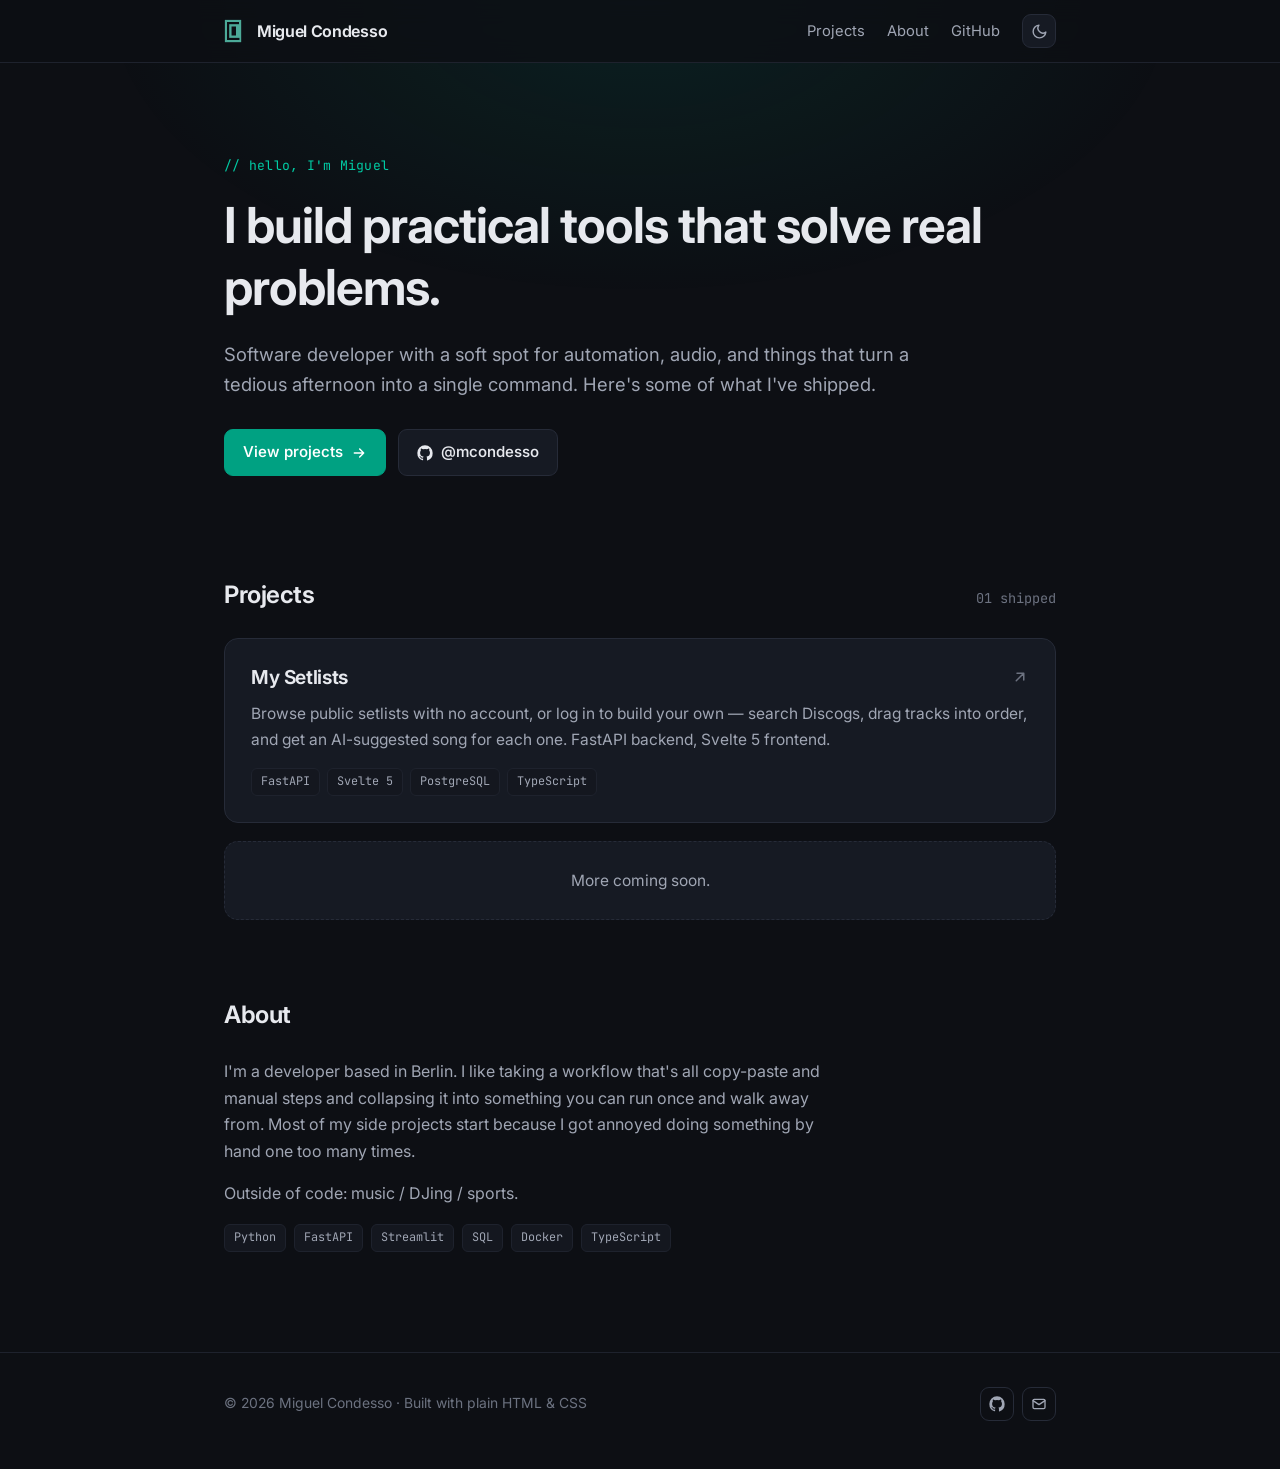
<file: index.html>
<!DOCTYPE html>
<html lang="en">
<head>
  <meta charset="UTF-8" />
  <meta name="viewport" content="width=device-width, initial-scale=1.0" />
  <title>Miguel Condesso</title>
  <meta name="description" content="Miguel Condesso — developer building practical tools. Projects, code, and things I've shipped." />
  <meta name="color-scheme" content="dark light" />

  <!-- Open Graph -->
  <meta property="og:title" content="Miguel Condesso" />
  <meta property="og:description" content="Developer building practical tools. Projects, code, and things I've shipped." />
  <meta property="og:type" content="website" />
  <meta property="og:url" content="https://mcondesso.github.io/" />

  <link rel="icon" href="assets/images/favicon.ico" />
  <link rel="preconnect" href="https://fonts.googleapis.com" />
  <link rel="preconnect" href="https://fonts.gstatic.com" crossorigin />
  <link href="https://fonts.googleapis.com/css2?family=Inter:wght@400;500;600;650&family=JetBrains+Mono:wght@400;500&display=swap" rel="stylesheet" />
  <link rel="stylesheet" href="assets/css/style.css" />
</head>
<body>
  <header class="site-header">
    <div class="wrap">
      <a href="index.html" class="brand"><img src="assets/images/logo.png" alt="" width="24" height="24" class="brand-logo" />Miguel Condesso</a>
      <nav class="nav">
        <a href="#projects">Projects</a>
        <a href="#about" class="hide-sm">About</a>
        <a href="https://github.com/mcondesso" target="_blank" rel="noopener">GitHub</a>
        <button class="theme-toggle" data-theme-toggle aria-label="Toggle color theme">
          <svg class="moon" viewBox="0 0 24 24" fill="none" stroke="currentColor" stroke-width="2" stroke-linecap="round" stroke-linejoin="round"><path d="M21 12.79A9 9 0 1 1 11.21 3 7 7 0 0 0 21 12.79z"/></svg>
          <svg class="sun" viewBox="0 0 24 24" fill="none" stroke="currentColor" stroke-width="2" stroke-linecap="round" stroke-linejoin="round"><circle cx="12" cy="12" r="4"/><path d="M12 2v2M12 20v2M4.9 4.9l1.4 1.4M17.7 17.7l1.4 1.4M2 12h2M20 12h2M4.9 19.1l1.4-1.4M17.7 6.3l1.4-1.4"/></svg>
        </button>
      </nav>
    </div>
  </header>

  <main>
    <!-- HERO -->
    <section class="hero">
      <div class="wrap">
        <p class="eyebrow reveal">// hello, I'm Miguel</p>
        <h1 class="reveal">I build practical tools&nbsp;that solve real problems.</h1>
        <p class="reveal">
          <!-- TODO: rewrite this in your own words -->
          Software developer with a soft spot for automation, audio, and things
          that turn a tedious afternoon into a single command. Here's some of
          what I've shipped.
        </p>
        <div class="hero-links reveal">
          <a class="btn btn-primary" href="#projects">
            View projects
            <svg viewBox="0 0 24 24" fill="none" stroke="currentColor" stroke-width="2.2" stroke-linecap="round" stroke-linejoin="round"><path d="M5 12h14M13 6l6 6-6 6"/></svg>
          </a>
          <a class="btn" href="https://github.com/mcondesso" target="_blank" rel="noopener">
            <svg viewBox="0 0 24 24" fill="currentColor"><path d="M12 .5A11.5 11.5 0 0 0 .5 12a11.5 11.5 0 0 0 7.86 10.94c.58.1.79-.25.79-.56v-2c-3.2.7-3.88-1.37-3.88-1.37-.53-1.34-1.3-1.7-1.3-1.7-1.05-.72.08-.7.08-.7 1.17.08 1.79 1.2 1.79 1.2 1.03 1.77 2.7 1.26 3.36.96.1-.75.4-1.26.73-1.55-2.56-.29-5.26-1.28-5.26-5.7 0-1.26.45-2.29 1.19-3.1-.12-.29-.52-1.46.11-3.05 0 0 .97-.31 3.18 1.18a11 11 0 0 1 5.8 0c2.2-1.49 3.17-1.18 3.17-1.18.63 1.59.24 2.76.12 3.05.74.81 1.19 1.84 1.19 3.1 0 4.43-2.7 5.4-5.28 5.69.42.36.79 1.06.79 2.14v3.17c0 .31.21.67.8.56A11.5 11.5 0 0 0 23.5 12 11.5 11.5 0 0 0 12 .5z"/></svg>
            @mcondesso
          </a>
        </div>
      </div>
    </section>

    <!-- PROJECTS -->
    <section id="projects">
      <div class="wrap">
        <div class="section-head reveal">
          <h2>Projects</h2>
          <span class="count">01 shipped</span>
        </div>

        <div class="projects">
          <a class="project-card reveal" href="projects/my-setlists.html">
            <div class="card-top">
              <h3>My Setlists</h3>
              <svg class="arrow" width="18" height="18" viewBox="0 0 24 24" fill="none" stroke="currentColor" stroke-width="2" stroke-linecap="round" stroke-linejoin="round"><path d="M7 17 17 7M8 7h9v9"/></svg>
            </div>
            <p>
              Browse public setlists with no account, or log in to build your
              own — search Discogs, drag tracks into order, and get an
              AI-suggested song for each one. FastAPI backend, Svelte 5 frontend.
            </p>
            <div class="badges">
              <span class="badge">FastAPI</span>
              <span class="badge">Svelte 5</span>
              <span class="badge">PostgreSQL</span>
              <span class="badge">TypeScript</span>
            </div>
          </a>

          <div class="project-card placeholder reveal">
            <p style="margin:0">More coming soon.</p>
          </div>
        </div>
      </div>
    </section>

    <!-- ABOUT -->
    <section id="about" class="about">
      <div class="wrap">
        <div class="section-head reveal"><h2>About</h2></div>
        <p class="reveal">
          <!-- TODO: make this yours -->
          I'm a developer based in Berlin. I like taking a workflow
          that's all copy-paste and manual steps and collapsing it into something
          you can run once and walk away from. Most of my side projects start
          because I got annoyed doing something by hand one too many times.
        </p>
        <p class="reveal">
          Outside of code: music / DJing / sports.
        </p>
        <div class="stack reveal">
          <span class="badge">Python</span>
          <span class="badge">FastAPI</span>
          <span class="badge">Streamlit</span>
          <span class="badge">SQL</span>
          <span class="badge">Docker</span>
          <span class="badge">TypeScript</span>
        </div>
      </div>
    </section>
  </main>

  <footer class="site-footer">
    <div class="wrap">
      <p>© <span data-year>2026</span> Miguel Condesso · Built with plain HTML &amp; CSS</p>
      <div class="social">
        <a href="https://github.com/mcondesso" target="_blank" rel="noopener" aria-label="GitHub">
          <svg viewBox="0 0 24 24" fill="currentColor"><path d="M12 .5A11.5 11.5 0 0 0 .5 12a11.5 11.5 0 0 0 7.86 10.94c.58.1.79-.25.79-.56v-2c-3.2.7-3.88-1.37-3.88-1.37-.53-1.34-1.3-1.7-1.3-1.7-1.05-.72.08-.7.08-.7 1.17.08 1.79 1.2 1.79 1.2 1.03 1.77 2.7 1.26 3.36.96.1-.75.4-1.26.73-1.55-2.56-.29-5.26-1.28-5.26-5.7 0-1.26.45-2.29 1.19-3.1-.12-.29-.52-1.46.11-3.05 0 0 .97-.31 3.18 1.18a11 11 0 0 1 5.8 0c2.2-1.49 3.17-1.18 3.17-1.18.63 1.59.24 2.76.12 3.05.74.81 1.19 1.84 1.19 3.1 0 4.43-2.7 5.4-5.28 5.69.42.36.79 1.06.79 2.14v3.17c0 .31.21.67.8.56A11.5 11.5 0 0 0 23.5 12 11.5 11.5 0 0 0 12 .5z"/></svg>
        </a>
        <a href="mailto:miguel.ma.condesso@gmail.com" aria-label="Email">
          <svg viewBox="0 0 24 24" fill="none" stroke="currentColor" stroke-width="2" stroke-linecap="round" stroke-linejoin="round"><rect x="3" y="5" width="18" height="14" rx="2"/><path d="m3 7 9 6 9-6"/></svg>
        </a>
      </div>
    </div>
  </footer>

  <script src="assets/js/main.js"></script>
</body>
</html>
</file>
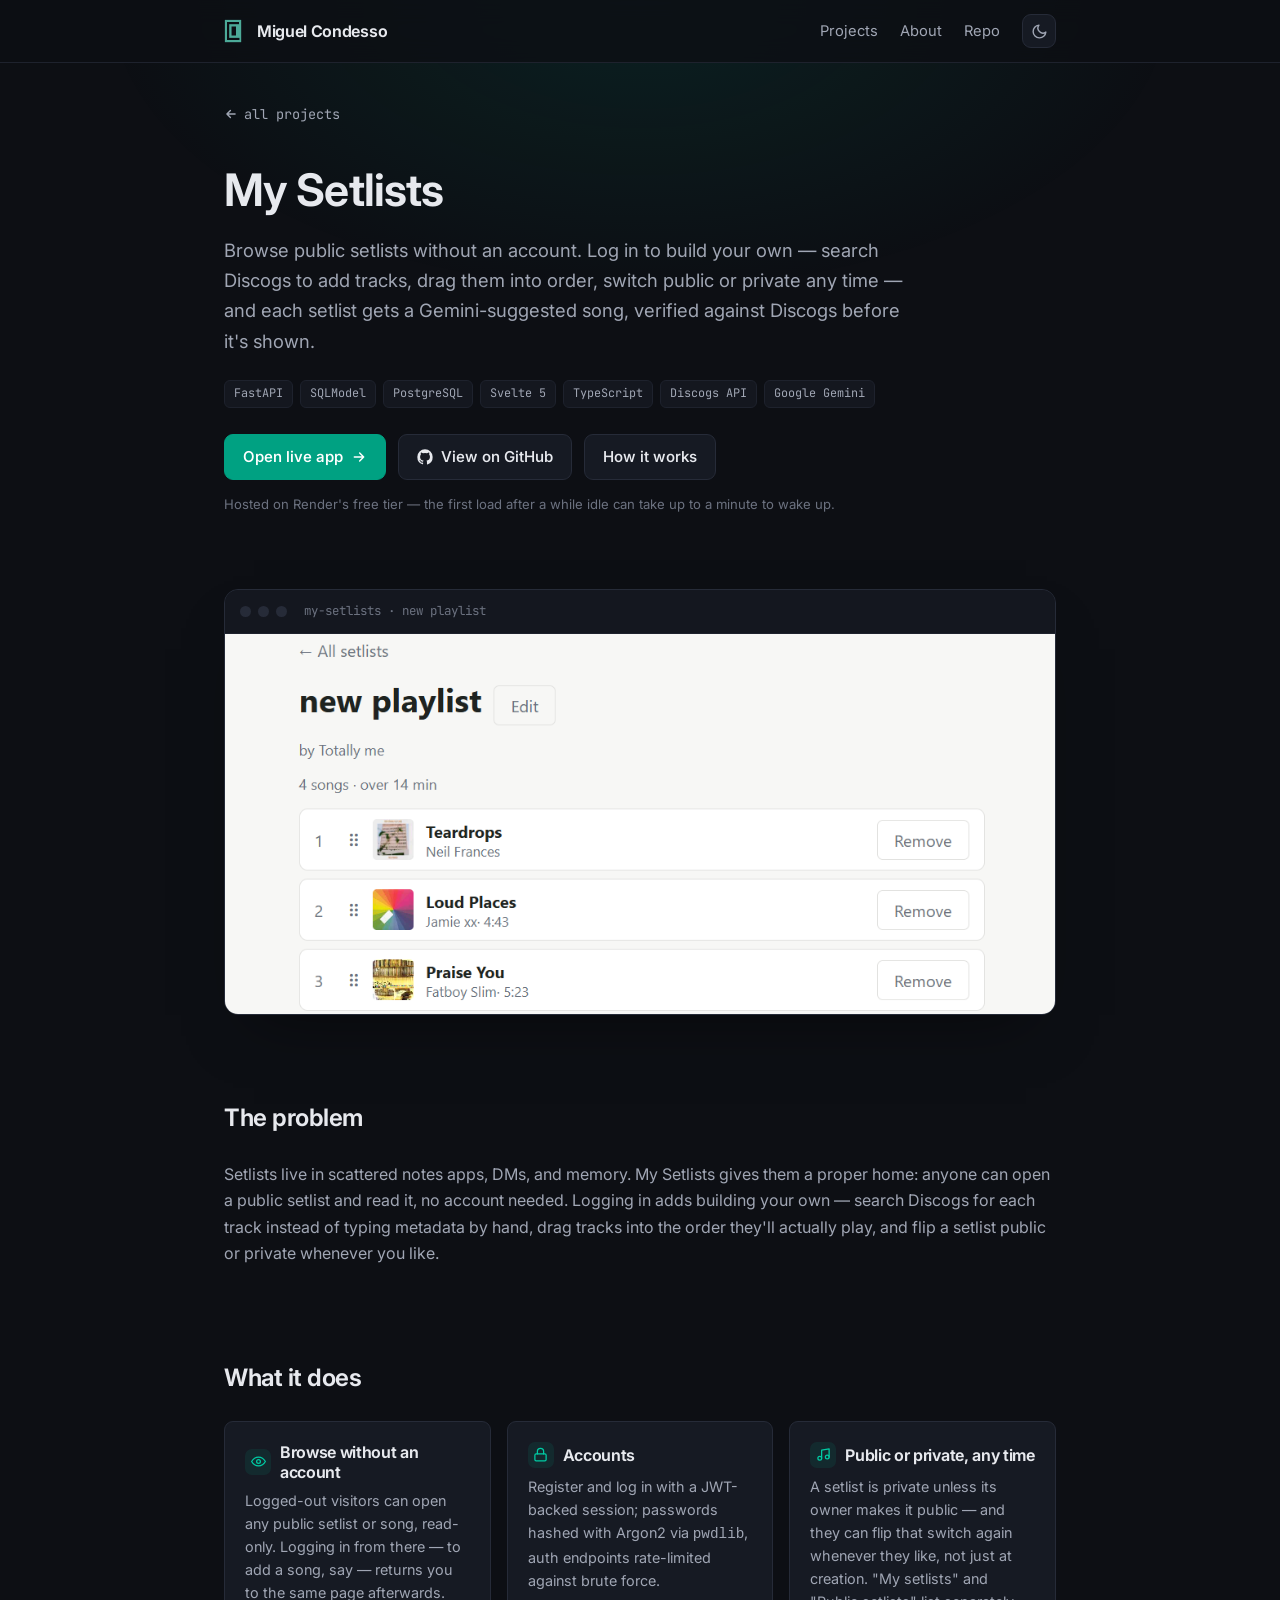
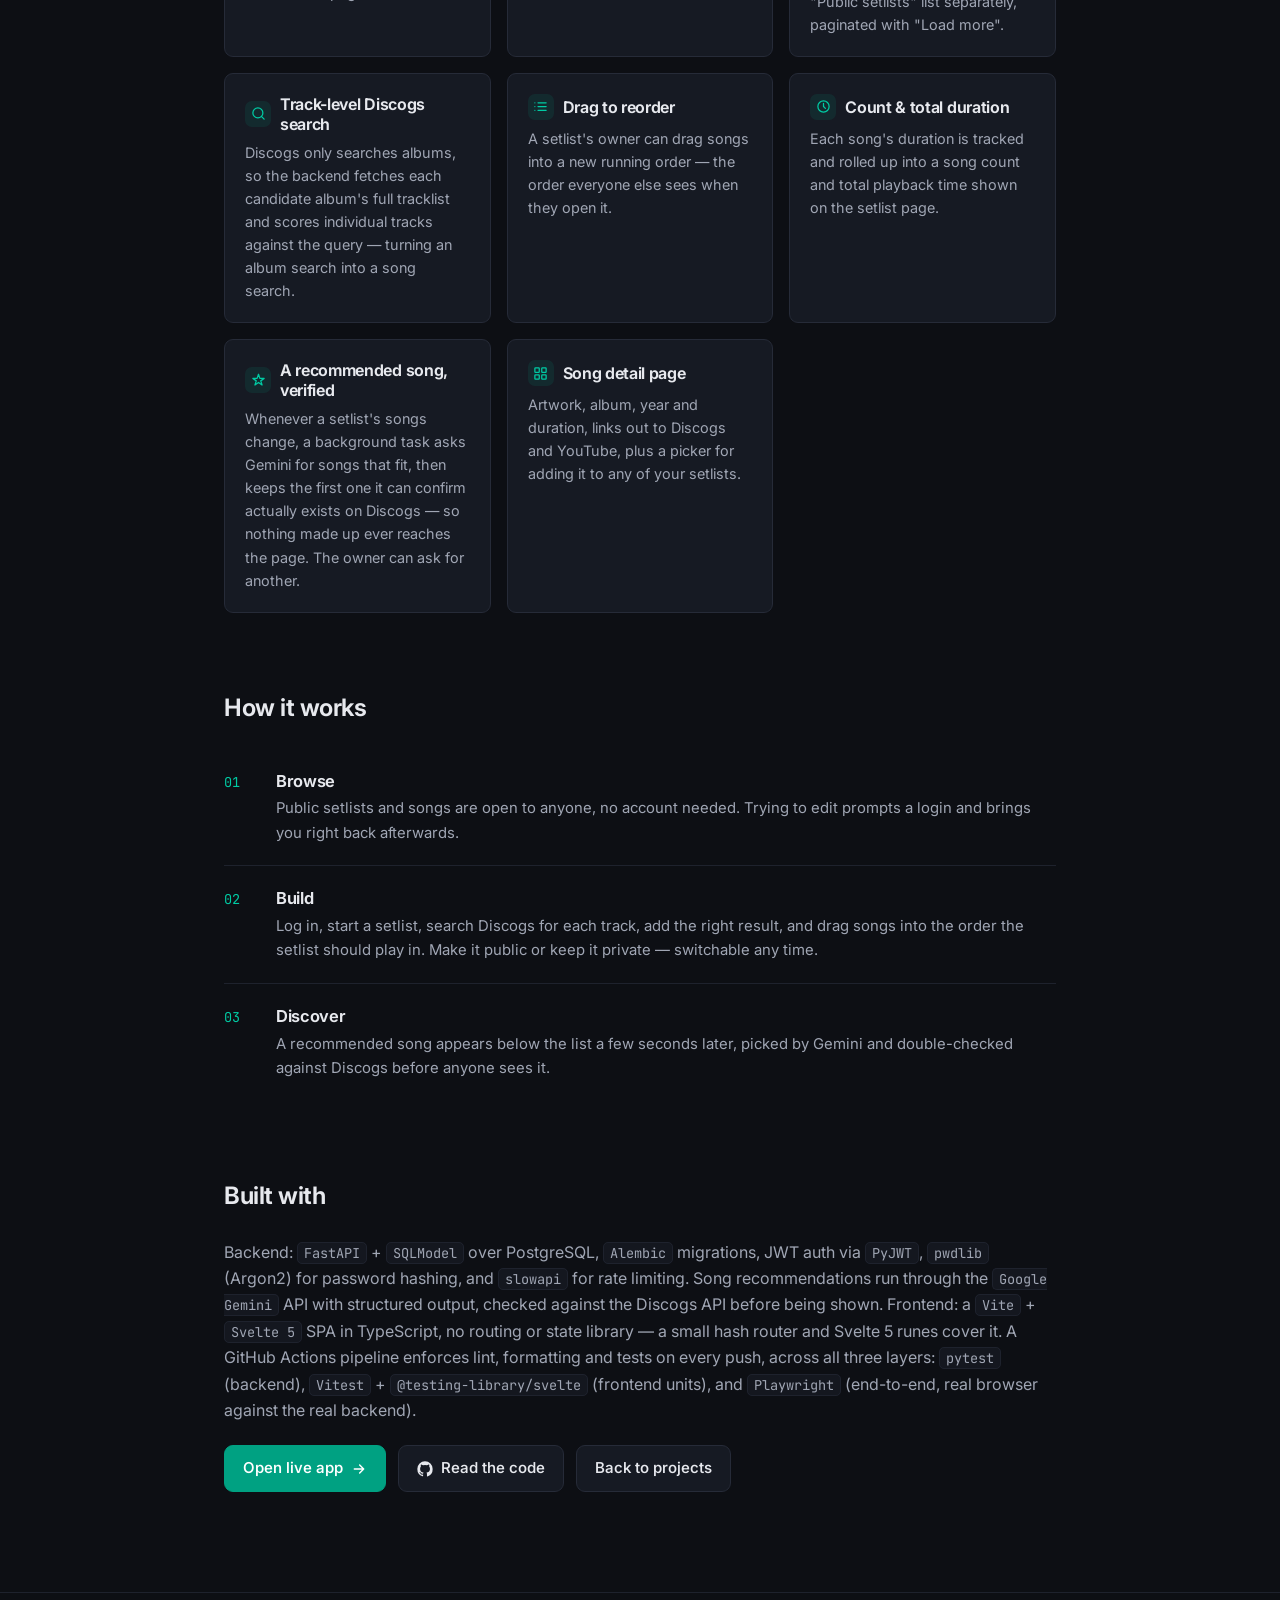
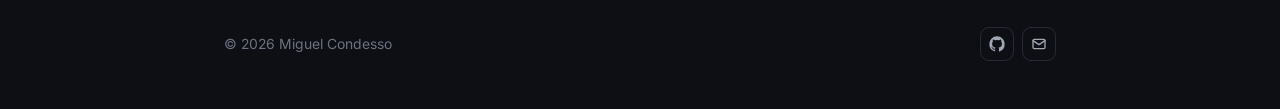
<file: projects/my-setlists.html>
<!DOCTYPE html>
<html lang="en">
<head>
  <meta charset="UTF-8" />
  <meta name="viewport" content="width=device-width, initial-scale=1.0" />
  <title>My Setlists — Miguel Condesso</title>
  <meta name="description" content="My Setlists: build and share musical setlists. No account needed to browse — log in to create your own, search Discogs, drag tracks into order, and get an AI-suggested song for each setlist. FastAPI + Svelte." />
  <meta name="color-scheme" content="dark light" />

  <meta property="og:title" content="My Setlists" />
  <meta property="og:description" content="Build and share musical setlists — search Discogs, order tracks by drag and drop, and get an AI-suggested song for each one. No account needed to browse." />
  <meta property="og:type" content="website" />
  <meta property="og:url" content="https://mcondesso.github.io/projects/my-setlists.html" />
  <meta property="og:image" content="https://mcondesso.github.io/assets/images/my-setlists-screenshot.png" />

  <link rel="icon" href="../assets/images/favicon.ico" />
  <link rel="preconnect" href="https://fonts.googleapis.com" />
  <link rel="preconnect" href="https://fonts.gstatic.com" crossorigin />
  <link href="https://fonts.googleapis.com/css2?family=Inter:wght@400;500;600;650&family=JetBrains+Mono:wght@400;500&display=swap" rel="stylesheet" />
  <link rel="stylesheet" href="../assets/css/style.css" />
</head>
<body>
  <header class="site-header">
    <div class="wrap">
      <a href="../index.html" class="brand"><img src="../assets/images/logo.png" alt="" width="24" height="24" class="brand-logo" />Miguel Condesso</a>
      <nav class="nav">
        <a href="../index.html#projects">Projects</a>
        <a href="../index.html#about" class="hide-sm">About</a>
        <a href="https://github.com/mcondesso/my-setlists" target="_blank" rel="noopener">Repo</a>
        <button class="theme-toggle" data-theme-toggle aria-label="Toggle color theme">
          <svg class="moon" viewBox="0 0 24 24" fill="none" stroke="currentColor" stroke-width="2" stroke-linecap="round" stroke-linejoin="round"><path d="M21 12.79A9 9 0 1 1 11.21 3 7 7 0 0 0 21 12.79z"/></svg>
          <svg class="sun" viewBox="0 0 24 24" fill="none" stroke="currentColor" stroke-width="2" stroke-linecap="round" stroke-linejoin="round"><circle cx="12" cy="12" r="4"/><path d="M12 2v2M12 20v2M4.9 4.9l1.4 1.4M17.7 17.7l1.4 1.4M2 12h2M20 12h2M4.9 19.1l1.4-1.4M17.7 6.3l1.4-1.4"/></svg>
        </button>
      </nav>
    </div>
  </header>

  <main>
    <div class="wrap">
      <a class="back-link" href="../index.html#projects">
        <svg width="14" height="14" viewBox="0 0 24 24" fill="none" stroke="currentColor" stroke-width="2.4" stroke-linecap="round" stroke-linejoin="round"><path d="M19 12H5M11 18l-6-6 6-6"/></svg>
        all projects
      </a>
    </div>

    <!-- HERO -->
    <section class="proj-hero">
      <div class="wrap">
        <h1 class="reveal">My Setlists</h1>
        <p class="tagline reveal">
          Browse public setlists without an account. Log in to build your
          own — search Discogs to add tracks, drag them into order, switch
          public or private any time — and each setlist gets a Gemini-suggested
          song, verified against Discogs before it's shown.
        </p>
        <div class="badges reveal">
          <span class="badge">FastAPI</span>
          <span class="badge">SQLModel</span>
          <span class="badge">PostgreSQL</span>
          <span class="badge">Svelte 5</span>
          <span class="badge">TypeScript</span>
          <span class="badge">Discogs API</span>
          <span class="badge">Google Gemini</span>
        </div>
        <div class="hero-links reveal">
          <a class="btn btn-primary" href="https://my-setlists-app.onrender.com/" target="_blank" rel="noopener">
            Open live app
            <svg viewBox="0 0 24 24" fill="none" stroke="currentColor" stroke-width="2.2" stroke-linecap="round" stroke-linejoin="round"><path d="M5 12h14M13 6l6 6-6 6"/></svg>
          </a>
          <a class="btn" href="https://github.com/mcondesso/my-setlists" target="_blank" rel="noopener">
            <svg viewBox="0 0 24 24" fill="currentColor"><path d="M12 .5A11.5 11.5 0 0 0 .5 12a11.5 11.5 0 0 0 7.86 10.94c.58.1.79-.25.79-.56v-2c-3.2.7-3.88-1.37-3.88-1.37-.53-1.34-1.3-1.7-1.3-1.7-1.05-.72.08-.7.08-.7 1.17.08 1.79 1.2 1.79 1.2 1.03 1.77 2.7 1.26 3.36.96.1-.75.4-1.26.73-1.55-2.56-.29-5.26-1.28-5.26-5.7 0-1.26.45-2.29 1.19-3.1-.12-.29-.52-1.46.11-3.05 0 0 .97-.31 3.18 1.18a11 11 0 0 1 5.8 0c2.2-1.49 3.17-1.18 3.17-1.18.63 1.59.24 2.76.12 3.05.74.81 1.19 1.84 1.19 3.1 0 4.43-2.7 5.4-5.28 5.69.42.36.79 1.06.79 2.14v3.17c0 .31.21.67.8.56A11.5 11.5 0 0 0 23.5 12 11.5 11.5 0 0 0 12 .5z"/></svg>
            View on GitHub
          </a>
          <a class="btn" href="#how">How it works</a>
        </div>
        <p class="reveal" style="margin-top:14px; font-size:0.82rem; color:var(--text-dim)">
          Hosted on Render's free tier — the first load after a while idle can take up to a minute to wake up.
        </p>
      </div>
    </section>

    <!-- MOCKUP -->
    <section style="padding-top:8px">
      <div class="wrap">
        <div class="mockup reveal">
          <div class="bar"><i></i><i></i><i></i><span>my-setlists · new playlist</span></div>
          <img class="mockup-shot" src="../assets/images/my-setlists-screenshot.png" alt="A setlist page in My Setlists, showing songs in order with drag handles, artist and duration, and remove buttons" />
        </div>
      </div>
    </section>

    <!-- WHAT / WHY -->
    <section class="prose">
      <div class="wrap">
        <div class="section-head reveal"><h2>The problem</h2></div>
        <p class="reveal">
          Setlists live in scattered notes apps, DMs, and memory. My Setlists gives
          them a proper home: anyone can open a public setlist and read it, no
          account needed. Logging in adds building your own — search Discogs
          for each track instead of typing metadata by hand, drag tracks into
          the order they'll actually play, and flip a setlist public or private
          whenever you like.
        </p>
      </div>
    </section>

    <!-- FEATURES -->
    <section>
      <div class="wrap">
        <div class="section-head reveal"><h2>What it does</h2></div>
        <div class="feature-grid">
          <div class="feature reveal">
            <h3><span class="ic"><svg viewBox="0 0 24 24" fill="none" stroke="currentColor" stroke-width="2" stroke-linecap="round" stroke-linejoin="round"><path d="M1 12s4-7 11-7 11 7 11 7-4 7-11 7-11-7-11-7z"/><circle cx="12" cy="12" r="3"/></svg></span>Browse without an account</h3>
            <p>Logged-out visitors can open any public setlist or song, read-only. Logging in from there — to add a song, say — returns you to the same page afterwards.</p>
          </div>
          <div class="feature reveal">
            <h3><span class="ic"><svg viewBox="0 0 24 24" fill="none" stroke="currentColor" stroke-width="2" stroke-linecap="round" stroke-linejoin="round"><rect x="3" y="11" width="18" height="11" rx="2"/><path d="M7 11V7a5 5 0 0 1 10 0v4"/></svg></span>Accounts</h3>
            <p>Register and log in with a JWT-backed session; passwords hashed with Argon2 via <code>pwdlib</code>, auth endpoints rate-limited against brute force.</p>
          </div>
          <div class="feature reveal">
            <h3><span class="ic"><svg viewBox="0 0 24 24" fill="none" stroke="currentColor" stroke-width="2" stroke-linecap="round" stroke-linejoin="round"><path d="M9 18V5l12-2v13"/><circle cx="6" cy="18" r="3"/><circle cx="18" cy="16" r="3"/></svg></span>Public or private, any time</h3>
            <p>A setlist is private unless its owner makes it public — and they can flip that switch again whenever they like, not just at creation. "My setlists" and "Public setlists" list separately, paginated with "Load more".</p>
          </div>
          <div class="feature reveal">
            <h3><span class="ic"><svg viewBox="0 0 24 24" fill="none" stroke="currentColor" stroke-width="2" stroke-linecap="round" stroke-linejoin="round"><path d="m21 21-4.35-4.35M11 19a8 8 0 1 1 0-16 8 8 0 0 1 0 16z"/></svg></span>Track-level Discogs search</h3>
            <p>Discogs only searches albums, so the backend fetches each candidate album's full tracklist and scores individual tracks against the query — turning an album search into a song search.</p>
          </div>
          <div class="feature reveal">
            <h3><span class="ic"><svg viewBox="0 0 24 24" fill="none" stroke="currentColor" stroke-width="2" stroke-linecap="round" stroke-linejoin="round"><path d="M8 6h13M8 12h13M8 18h13M3 6h.01M3 12h.01M3 18h.01"/></svg></span>Drag to reorder</h3>
            <p>A setlist's owner can drag songs into a new running order — the order everyone else sees when they open it.</p>
          </div>
          <div class="feature reveal">
            <h3><span class="ic"><svg viewBox="0 0 24 24" fill="none" stroke="currentColor" stroke-width="2" stroke-linecap="round" stroke-linejoin="round"><circle cx="12" cy="12" r="9"/><path d="M12 7v5l3 3"/></svg></span>Count &amp; total duration</h3>
            <p>Each song's duration is tracked and rolled up into a song count and total playback time shown on the setlist page.</p>
          </div>
          <div class="feature reveal">
            <h3><span class="ic"><svg viewBox="0 0 24 24" fill="none" stroke="currentColor" stroke-width="2" stroke-linecap="round" stroke-linejoin="round"><path d="M12 2l2.2 6.6H21l-5.4 4 2.1 6.6-5.7-4.1-5.7 4.1 2.1-6.6L3 8.6h6.8z"/></svg></span>A recommended song, verified</h3>
            <p>Whenever a setlist's songs change, a background task asks Gemini for songs that fit, then keeps the first one it can confirm actually exists on Discogs — so nothing made up ever reaches the page. The owner can ask for another.</p>
          </div>
          <div class="feature reveal">
            <h3><span class="ic"><svg viewBox="0 0 24 24" fill="none" stroke="currentColor" stroke-width="2" stroke-linecap="round" stroke-linejoin="round"><rect x="3" y="3" width="7" height="7" rx="1"/><rect x="14" y="3" width="7" height="7" rx="1"/><rect x="3" y="14" width="7" height="7" rx="1"/><rect x="14" y="14" width="7" height="7" rx="1"/></svg></span>Song detail page</h3>
            <p>Artwork, album, year and duration, links out to Discogs and YouTube, plus a picker for adding it to any of your setlists.</p>
          </div>
        </div>
      </div>
    </section>

    <!-- HOW IT WORKS -->
    <section id="how">
      <div class="wrap">
        <div class="section-head reveal"><h2>How it works</h2></div>
        <div class="steps">
          <div class="step reveal">
            <span class="num"></span>
            <div>
              <h3>Browse</h3>
              <p>Public setlists and songs are open to anyone, no account needed. Trying to edit prompts a login and brings you right back afterwards.</p>
            </div>
          </div>
          <div class="step reveal">
            <span class="num"></span>
            <div>
              <h3>Build</h3>
              <p>Log in, start a setlist, search Discogs for each track, add the right result, and drag songs into the order the setlist should play in. Make it public or keep it private — switchable any time.</p>
            </div>
          </div>
          <div class="step reveal">
            <span class="num"></span>
            <div>
              <h3>Discover</h3>
              <p>A recommended song appears below the list a few seconds later, picked by Gemini and double-checked against Discogs before anyone sees it.</p>
            </div>
          </div>
        </div>
      </div>
    </section>

    <!-- STACK -->
    <section class="prose">
      <div class="wrap">
        <div class="section-head reveal"><h2>Built with</h2></div>
        <p class="reveal">
          Backend: <code>FastAPI</code> + <code>SQLModel</code> over PostgreSQL,
          <code>Alembic</code> migrations, JWT auth via <code>PyJWT</code>,
          <code>pwdlib</code> (Argon2) for password hashing, and
          <code>slowapi</code> for rate limiting. Song recommendations run
          through the <code>Google Gemini</code> API with structured output,
          checked against the Discogs API before being shown. Frontend: a
          <code>Vite</code> + <code>Svelte 5</code> SPA in TypeScript, no
          routing or state library — a small hash router and Svelte 5 runes
          cover it. A GitHub Actions pipeline enforces lint, formatting and
          tests on every push, across all three layers: <code>pytest</code>
          (backend), <code>Vitest</code> + <code>@testing-library/svelte</code>
          (frontend units), and <code>Playwright</code> (end-to-end, real
          browser against the real backend).
        </p>
        <div class="hero-links reveal" style="margin-top:22px">
          <a class="btn btn-primary" href="https://my-setlists-app.onrender.com/" target="_blank" rel="noopener">
            Open live app
            <svg viewBox="0 0 24 24" fill="none" stroke="currentColor" stroke-width="2.2" stroke-linecap="round" stroke-linejoin="round"><path d="M5 12h14M13 6l6 6-6 6"/></svg>
          </a>
          <a class="btn" href="https://github.com/mcondesso/my-setlists" target="_blank" rel="noopener">
            <svg viewBox="0 0 24 24" fill="currentColor"><path d="M12 .5A11.5 11.5 0 0 0 .5 12a11.5 11.5 0 0 0 7.86 10.94c.58.1.79-.25.79-.56v-2c-3.2.7-3.88-1.37-3.88-1.37-.53-1.34-1.3-1.7-1.3-1.7-1.05-.72.08-.7.08-.7 1.17.08 1.79 1.2 1.79 1.2 1.03 1.77 2.7 1.26 3.36.96.1-.75.4-1.26.73-1.55-2.56-.29-5.26-1.28-5.26-5.7 0-1.26.45-2.29 1.19-3.1-.12-.29-.52-1.46.11-3.05 0 0 .97-.31 3.18 1.18a11 11 0 0 1 5.8 0c2.2-1.49 3.17-1.18 3.17-1.18.63 1.59.24 2.76.12 3.05.74.81 1.19 1.84 1.19 3.1 0 4.43-2.7 5.4-5.28 5.69.42.36.79 1.06.79 2.14v3.17c0 .31.21.67.8.56A11.5 11.5 0 0 0 23.5 12 11.5 11.5 0 0 0 12 .5z"/></svg>
            Read the code
          </a>
          <a class="btn" href="../index.html#projects">Back to projects</a>
        </div>
      </div>
    </section>
  </main>

  <footer class="site-footer">
    <div class="wrap">
      <p>© <span data-year>2026</span> Miguel Condesso</p>
      <div class="social">
        <a href="https://github.com/mcondesso" target="_blank" rel="noopener" aria-label="GitHub">
          <svg viewBox="0 0 24 24" fill="currentColor"><path d="M12 .5A11.5 11.5 0 0 0 .5 12a11.5 11.5 0 0 0 7.86 10.94c.58.1.79-.25.79-.56v-2c-3.2.7-3.88-1.37-3.88-1.37-.53-1.34-1.3-1.7-1.3-1.7-1.05-.72.08-.7.08-.7 1.17.08 1.79 1.2 1.79 1.2 1.03 1.77 2.7 1.26 3.36.96.1-.75.4-1.26.73-1.55-2.56-.29-5.26-1.28-5.26-5.7 0-1.26.45-2.29 1.19-3.1-.12-.29-.52-1.46.11-3.05 0 0 .97-.31 3.18 1.18a11 11 0 0 1 5.8 0c2.2-1.49 3.17-1.18 3.17-1.18.63 1.59.24 2.76.12 3.05.74.81 1.19 1.84 1.19 3.1 0 4.43-2.7 5.4-5.28 5.69.42.36.79 1.06.79 2.14v3.17c0 .31.21.67.8.56A11.5 11.5 0 0 0 23.5 12 11.5 11.5 0 0 0 12 .5z"/></svg>
        </a>
        <a href="mailto:miguel.ma.condesso@gmail.com" aria-label="Email">
          <svg viewBox="0 0 24 24" fill="none" stroke="currentColor" stroke-width="2" stroke-linecap="round" stroke-linejoin="round"><rect x="3" y="5" width="18" height="14" rx="2"/><path d="m3 7 9 6 9-6"/></svg>
        </a>
      </div>
    </div>
  </footer>

  <script src="../assets/js/main.js"></script>
</body>
</html>
</file>
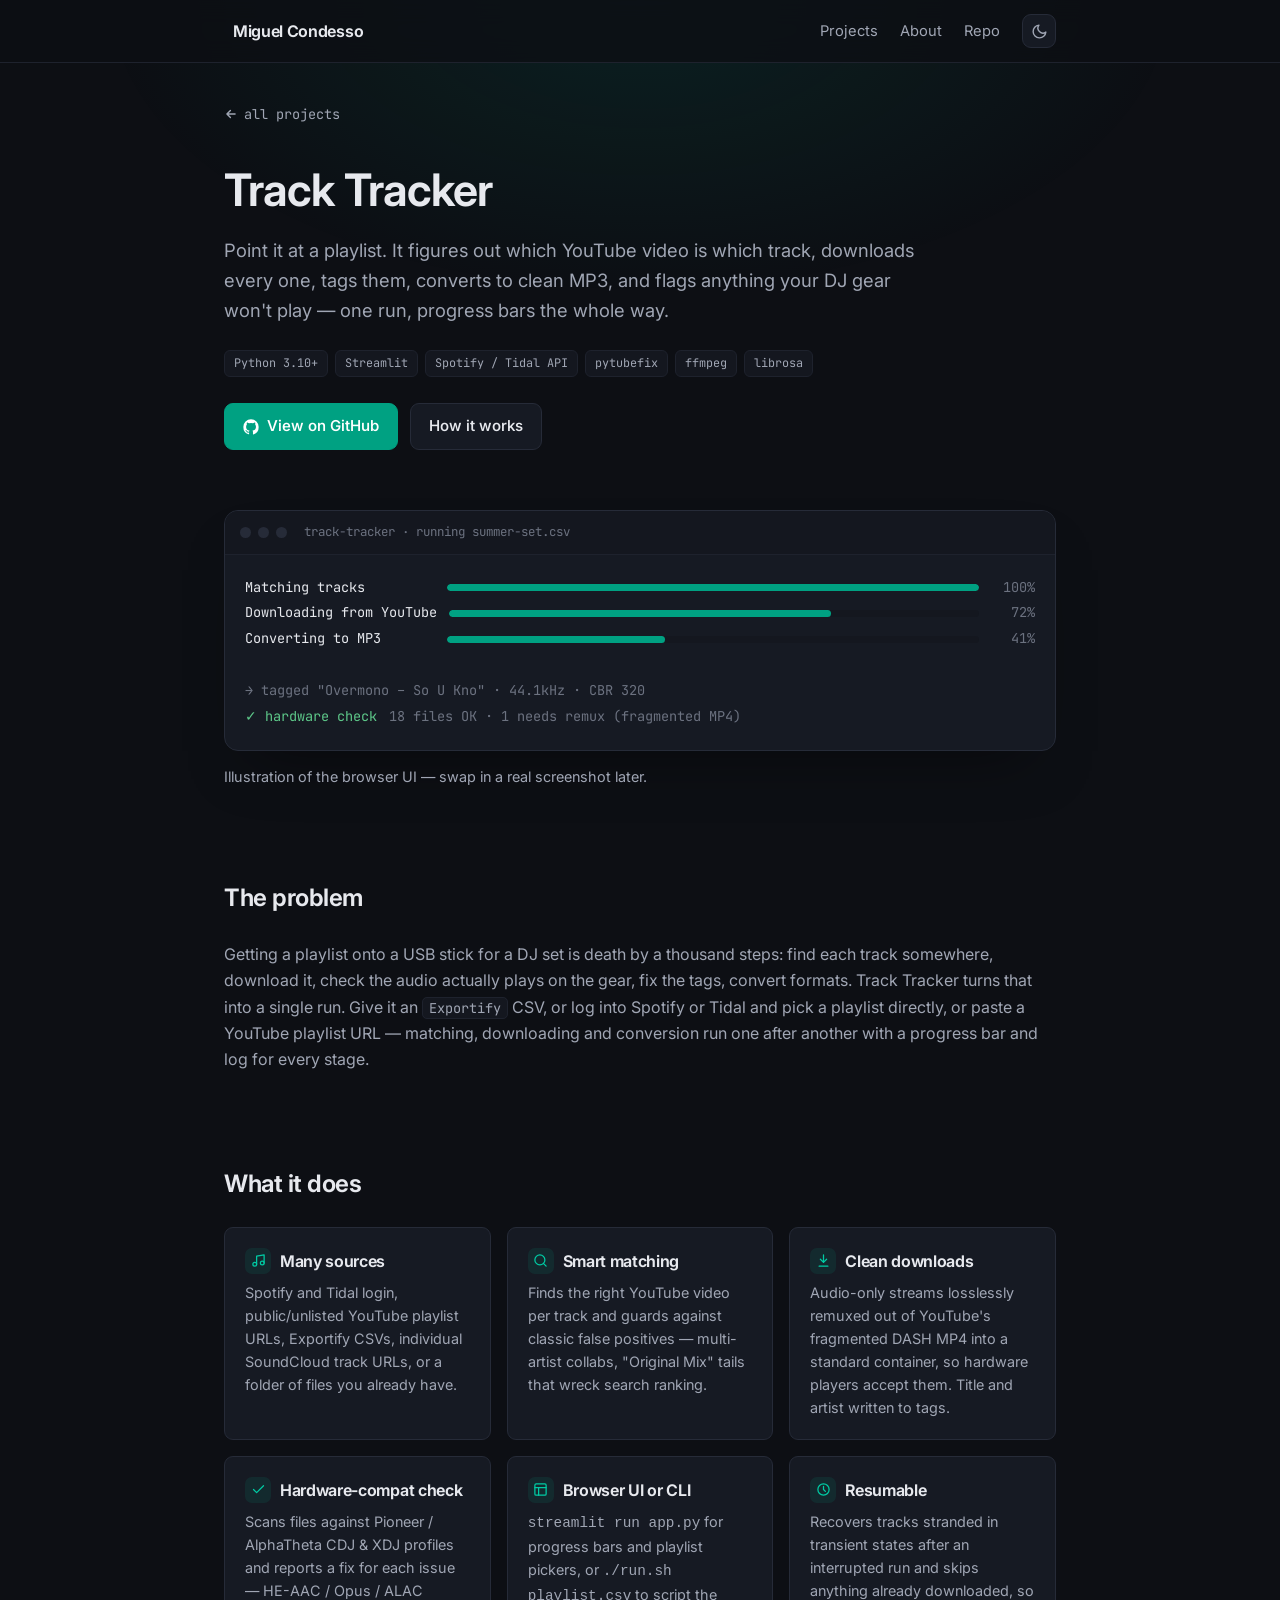
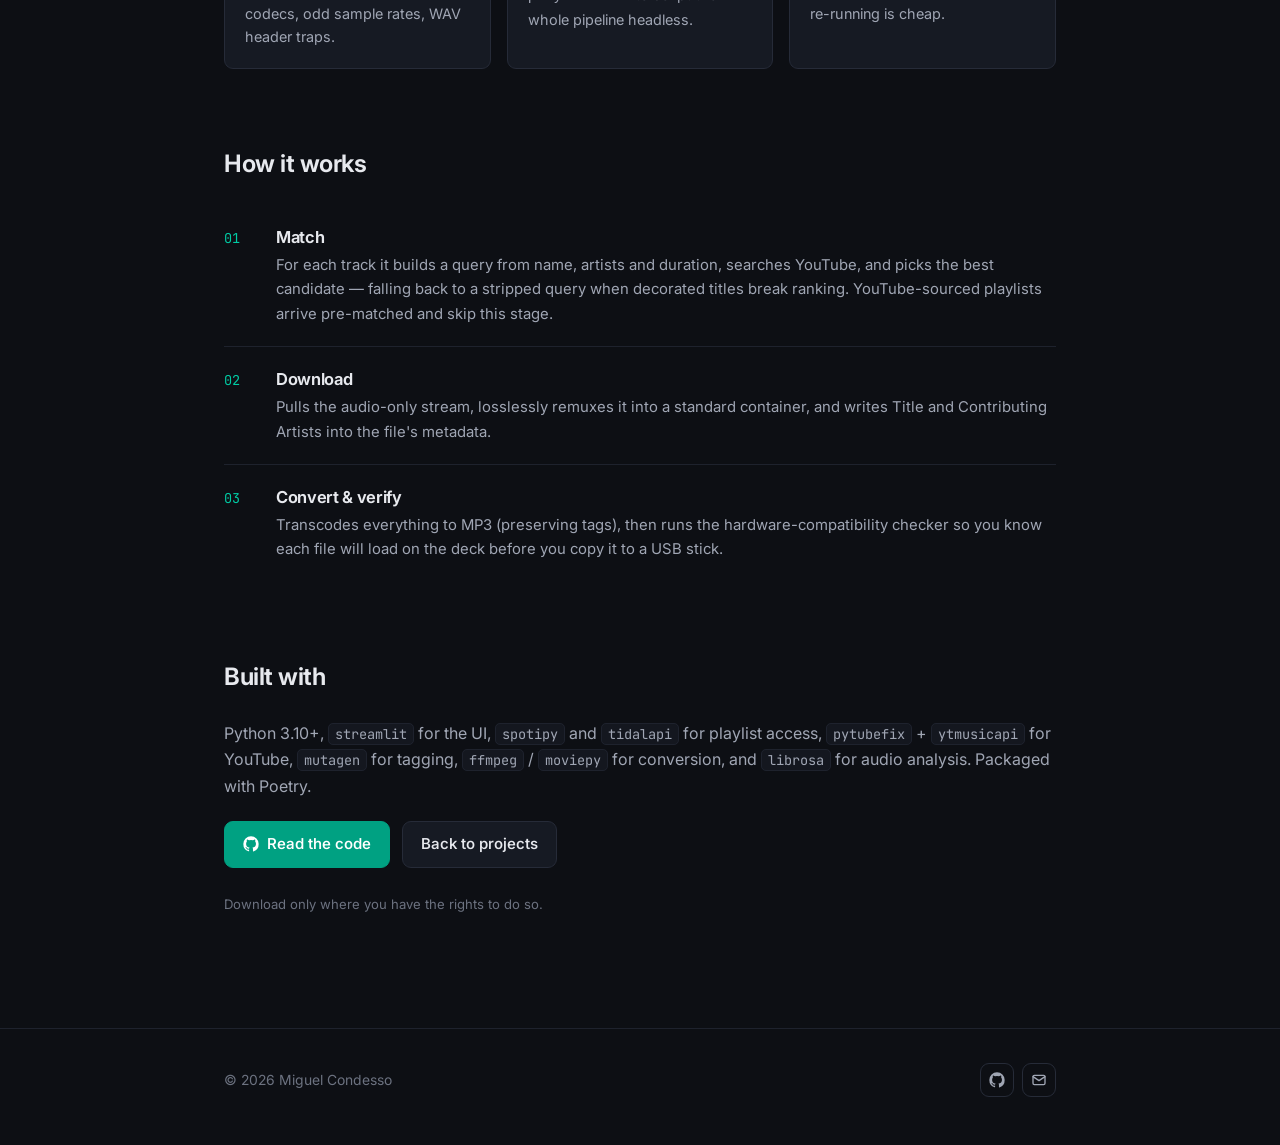
<file: projects/track-tracker.html>
<!DOCTYPE html>
<html lang="en">
<head>
  <meta charset="UTF-8" />
  <meta name="viewport" content="width=device-width, initial-scale=1.0" />
  <title>Track Tracker — Miguel Condesso</title>
  <meta name="description" content="Track Tracker: match, download and convert whole playlists to clean MP3, with hardware-player compatibility checks. Browser UI or CLI. Built in Python." />
  <meta name="color-scheme" content="dark light" />

  <meta property="og:title" content="Track Tracker" />
  <meta property="og:description" content="Match, download and convert whole playlists to clean MP3 — with hardware-player compatibility checks for DJ decks." />
  <meta property="og:type" content="website" />
  <meta property="og:url" content="https://mcondesso.github.io/projects/track-tracker.html" />

  <link rel="icon" href="data:image/svg+xml,%3Csvg xmlns='http://www.w3.org/2000/svg' viewBox='0 0 32 32'%3E%3Ccircle cx='16' cy='16' r='9' fill='%238b7cff'/%3E%3C/svg%3E" />
  <link rel="preconnect" href="https://fonts.googleapis.com" />
  <link rel="preconnect" href="https://fonts.gstatic.com" crossorigin />
  <link href="https://fonts.googleapis.com/css2?family=Inter:wght@400;500;600;650&family=JetBrains+Mono:wght@400;500&display=swap" rel="stylesheet" />
  <link rel="stylesheet" href="../assets/css/style.css" />
</head>
<body>
  <header class="site-header">
    <div class="wrap">
      <a href="../index.html" class="brand"><span class="dot"></span>Miguel Condesso</a>
      <nav class="nav">
        <a href="../index.html#projects">Projects</a>
        <a href="../index.html#about" class="hide-sm">About</a>
        <a href="https://github.com/mcondesso/music-downloader" target="_blank" rel="noopener">Repo</a>
        <button class="theme-toggle" data-theme-toggle aria-label="Toggle color theme">
          <svg class="moon" viewBox="0 0 24 24" fill="none" stroke="currentColor" stroke-width="2" stroke-linecap="round" stroke-linejoin="round"><path d="M21 12.79A9 9 0 1 1 11.21 3 7 7 0 0 0 21 12.79z"/></svg>
          <svg class="sun" viewBox="0 0 24 24" fill="none" stroke="currentColor" stroke-width="2" stroke-linecap="round" stroke-linejoin="round"><circle cx="12" cy="12" r="4"/><path d="M12 2v2M12 20v2M4.9 4.9l1.4 1.4M17.7 17.7l1.4 1.4M2 12h2M20 12h2M4.9 19.1l1.4-1.4M17.7 6.3l1.4-1.4"/></svg>
        </button>
      </nav>
    </div>
  </header>

  <main>
    <div class="wrap">
      <a class="back-link" href="../index.html#projects">
        <svg width="14" height="14" viewBox="0 0 24 24" fill="none" stroke="currentColor" stroke-width="2.4" stroke-linecap="round" stroke-linejoin="round"><path d="M19 12H5M11 18l-6-6 6-6"/></svg>
        all projects
      </a>
    </div>

    <!-- HERO -->
    <section class="proj-hero">
      <div class="wrap">
        <h1 class="reveal">Track Tracker</h1>
        <p class="tagline reveal">
          Point it at a playlist. It figures out which YouTube video is which track,
          downloads every one, tags them, converts to clean MP3, and flags anything
          your DJ gear won't play — one run, progress bars the whole way.
        </p>
        <div class="badges reveal">
          <span class="badge">Python 3.10+</span>
          <span class="badge">Streamlit</span>
          <span class="badge">Spotify / Tidal API</span>
          <span class="badge">pytubefix</span>
          <span class="badge">ffmpeg</span>
          <span class="badge">librosa</span>
        </div>
        <div class="hero-links reveal">
          <a class="btn btn-primary" href="https://github.com/mcondesso/music-downloader" target="_blank" rel="noopener">
            <svg viewBox="0 0 24 24" fill="currentColor"><path d="M12 .5A11.5 11.5 0 0 0 .5 12a11.5 11.5 0 0 0 7.86 10.94c.58.1.79-.25.79-.56v-2c-3.2.7-3.88-1.37-3.88-1.37-.53-1.34-1.3-1.7-1.3-1.7-1.05-.72.08-.7.08-.7 1.17.08 1.79 1.2 1.79 1.2 1.03 1.77 2.7 1.26 3.36.96.1-.75.4-1.26.73-1.55-2.56-.29-5.26-1.28-5.26-5.7 0-1.26.45-2.29 1.19-3.1-.12-.29-.52-1.46.11-3.05 0 0 .97-.31 3.18 1.18a11 11 0 0 1 5.8 0c2.2-1.49 3.17-1.18 3.17-1.18.63 1.59.24 2.76.12 3.05.74.81 1.19 1.84 1.19 3.1 0 4.43-2.7 5.4-5.28 5.69.42.36.79 1.06.79 2.14v3.17c0 .31.21.67.8.56A11.5 11.5 0 0 0 23.5 12 11.5 11.5 0 0 0 12 .5z"/></svg>
            View on GitHub
          </a>
          <a class="btn" href="#how">How it works</a>
        </div>
      </div>
    </section>

    <!-- MOCKUP -->
    <section style="padding-top:8px">
      <div class="wrap">
        <div class="mockup reveal">
          <div class="bar"><i></i><i></i><i></i><span>track-tracker · running summer-set.csv</span></div>
          <div class="body">
            <div class="row"><span class="stage">Matching tracks</span><span class="prog"><b style="width:100%"></b></span><span class="pct">100%</span></div>
            <div class="row"><span class="stage">Downloading from YouTube</span><span class="prog"><b style="width:72%"></b></span><span class="pct">72%</span></div>
            <div class="row"><span class="stage">Converting to MP3</span><span class="prog"><b style="width:41%"></b></span><span class="pct">41%</span></div>
            <div class="row muted">&nbsp;</div>
            <div class="row muted">→ tagged "Overmono – So U Kno" · 44.1kHz · CBR 320</div>
            <div class="row"><span class="ok">✓ hardware check</span><span class="muted">18 files OK · 1 needs remux (fragmented MP4)</span></div>
          </div>
        </div>
        <p class="lead reveal" style="margin-top:14px; font-size:0.9rem;">
          <!-- TODO: replace this mockup with a real screenshot / GIF once you have one -->
          Illustration of the browser UI — swap in a real screenshot later.
        </p>
      </div>
    </section>

    <!-- WHAT / WHY -->
    <section class="prose">
      <div class="wrap">
        <div class="section-head reveal"><h2>The problem</h2></div>
        <p class="reveal">
          Getting a playlist onto a USB stick for a DJ set is death by a thousand steps:
          find each track somewhere, download it, check the audio actually plays on the
          gear, fix the tags, convert formats. Track Tracker turns that into a single
          run. Give it an <code>Exportify</code> CSV, or log into Spotify or Tidal and
          pick a playlist directly, or paste a YouTube playlist URL — matching,
          downloading and conversion run one after another with a progress bar and log
          for every stage.
        </p>
      </div>
    </section>

    <!-- FEATURES -->
    <section>
      <div class="wrap">
        <div class="section-head reveal"><h2>What it does</h2></div>
        <div class="feature-grid">
          <div class="feature reveal">
            <h3><span class="ic"><svg viewBox="0 0 24 24" fill="none" stroke="currentColor" stroke-width="2" stroke-linecap="round" stroke-linejoin="round"><path d="M9 18V5l12-2v13"/><circle cx="6" cy="18" r="3"/><circle cx="18" cy="16" r="3"/></svg></span>Many sources</h3>
            <p>Spotify and Tidal login, public/unlisted YouTube playlist URLs, Exportify CSVs, individual SoundCloud track URLs, or a folder of files you already have.</p>
          </div>
          <div class="feature reveal">
            <h3><span class="ic"><svg viewBox="0 0 24 24" fill="none" stroke="currentColor" stroke-width="2" stroke-linecap="round" stroke-linejoin="round"><path d="m21 21-4.35-4.35M11 19a8 8 0 1 1 0-16 8 8 0 0 1 0 16z"/></svg></span>Smart matching</h3>
            <p>Finds the right YouTube video per track and guards against classic false positives — multi-artist collabs, "Original Mix" tails that wreck search ranking.</p>
          </div>
          <div class="feature reveal">
            <h3><span class="ic"><svg viewBox="0 0 24 24" fill="none" stroke="currentColor" stroke-width="2" stroke-linecap="round" stroke-linejoin="round"><path d="M12 3v12M7 10l5 5 5-5M5 21h14"/></svg></span>Clean downloads</h3>
            <p>Audio-only streams losslessly remuxed out of YouTube's fragmented DASH MP4 into a standard container, so hardware players accept them. Title and artist written to tags.</p>
          </div>
          <div class="feature reveal">
            <h3><span class="ic"><svg viewBox="0 0 24 24" fill="none" stroke="currentColor" stroke-width="2" stroke-linecap="round" stroke-linejoin="round"><path d="M20 6 9 17l-5-5"/></svg></span>Hardware-compat check</h3>
            <p>Scans files against Pioneer / AlphaTheta CDJ &amp; XDJ profiles and reports a fix for each issue — HE-AAC / Opus / ALAC codecs, odd sample rates, WAV header traps.</p>
          </div>
          <div class="feature reveal">
            <h3><span class="ic"><svg viewBox="0 0 24 24" fill="none" stroke="currentColor" stroke-width="2" stroke-linecap="round" stroke-linejoin="round"><rect x="3" y="3" width="18" height="18" rx="2"/><path d="M3 9h18M9 21V9"/></svg></span>Browser UI or CLI</h3>
            <p><code>streamlit run app.py</code> for progress bars and playlist pickers, or <code>./run.sh playlist.csv</code> to script the whole pipeline headless.</p>
          </div>
          <div class="feature reveal">
            <h3><span class="ic"><svg viewBox="0 0 24 24" fill="none" stroke="currentColor" stroke-width="2" stroke-linecap="round" stroke-linejoin="round"><path d="M3 12a9 9 0 1 0 18 0 9 9 0 0 0-18 0zM12 7v5l3 3"/></svg></span>Resumable</h3>
            <p>Recovers tracks stranded in transient states after an interrupted run and skips anything already downloaded, so re-running is cheap.</p>
          </div>
        </div>
      </div>
    </section>

    <!-- HOW IT WORKS -->
    <section id="how">
      <div class="wrap">
        <div class="section-head reveal"><h2>How it works</h2></div>
        <div class="steps">
          <div class="step reveal">
            <span class="num"></span>
            <div>
              <h3>Match</h3>
              <p>For each track it builds a query from name, artists and duration, searches YouTube, and picks the best candidate — falling back to a stripped query when decorated titles break ranking. YouTube-sourced playlists arrive pre-matched and skip this stage.</p>
            </div>
          </div>
          <div class="step reveal">
            <span class="num"></span>
            <div>
              <h3>Download</h3>
              <p>Pulls the audio-only stream, losslessly remuxes it into a standard container, and writes Title and Contributing Artists into the file's metadata.</p>
            </div>
          </div>
          <div class="step reveal">
            <span class="num"></span>
            <div>
              <h3>Convert &amp; verify</h3>
              <p>Transcodes everything to MP3 (preserving tags), then runs the hardware-compatibility checker so you know each file will load on the deck before you copy it to a USB stick.</p>
            </div>
          </div>
        </div>
      </div>
    </section>

    <!-- STACK -->
    <section class="prose">
      <div class="wrap">
        <div class="section-head reveal"><h2>Built with</h2></div>
        <p class="reveal">
          Python 3.10+, <code>streamlit</code> for the UI, <code>spotipy</code> and
          <code>tidalapi</code> for playlist access, <code>pytubefix</code> +
          <code>ytmusicapi</code> for YouTube, <code>mutagen</code> for tagging,
          <code>ffmpeg</code> / <code>moviepy</code> for conversion, and
          <code>librosa</code> for audio analysis. Packaged with Poetry.
        </p>
        <div class="hero-links reveal" style="margin-top:22px">
          <a class="btn btn-primary" href="https://github.com/mcondesso/music-downloader" target="_blank" rel="noopener">
            <svg viewBox="0 0 24 24" fill="currentColor"><path d="M12 .5A11.5 11.5 0 0 0 .5 12a11.5 11.5 0 0 0 7.86 10.94c.58.1.79-.25.79-.56v-2c-3.2.7-3.88-1.37-3.88-1.37-.53-1.34-1.3-1.7-1.3-1.7-1.05-.72.08-.7.08-.7 1.17.08 1.79 1.2 1.79 1.2 1.03 1.77 2.7 1.26 3.36.96.1-.75.4-1.26.73-1.55-2.56-.29-5.26-1.28-5.26-5.7 0-1.26.45-2.29 1.19-3.1-.12-.29-.52-1.46.11-3.05 0 0 .97-.31 3.18 1.18a11 11 0 0 1 5.8 0c2.2-1.49 3.17-1.18 3.17-1.18.63 1.59.24 2.76.12 3.05.74.81 1.19 1.84 1.19 3.1 0 4.43-2.7 5.4-5.28 5.69.42.36.79 1.06.79 2.14v3.17c0 .31.21.67.8.56A11.5 11.5 0 0 0 23.5 12 11.5 11.5 0 0 0 12 .5z"/></svg>
            Read the code
          </a>
          <a class="btn" href="../index.html#projects">Back to projects</a>
        </div>
        <p class="reveal" style="margin-top:26px; font-size:0.82rem; color:var(--text-dim)">
          Download only where you have the rights to do so.
        </p>
      </div>
    </section>
  </main>

  <footer class="site-footer">
    <div class="wrap">
      <p>© <span data-year>2026</span> Miguel Condesso</p>
      <div class="social">
        <a href="https://github.com/mcondesso" target="_blank" rel="noopener" aria-label="GitHub">
          <svg viewBox="0 0 24 24" fill="currentColor"><path d="M12 .5A11.5 11.5 0 0 0 .5 12a11.5 11.5 0 0 0 7.86 10.94c.58.1.79-.25.79-.56v-2c-3.2.7-3.88-1.37-3.88-1.37-.53-1.34-1.3-1.7-1.3-1.7-1.05-.72.08-.7.08-.7 1.17.08 1.79 1.2 1.79 1.2 1.03 1.77 2.7 1.26 3.36.96.1-.75.4-1.26.73-1.55-2.56-.29-5.26-1.28-5.26-5.7 0-1.26.45-2.29 1.19-3.1-.12-.29-.52-1.46.11-3.05 0 0 .97-.31 3.18 1.18a11 11 0 0 1 5.8 0c2.2-1.49 3.17-1.18 3.17-1.18.63 1.59.24 2.76.12 3.05.74.81 1.19 1.84 1.19 3.1 0 4.43-2.7 5.4-5.28 5.69.42.36.79 1.06.79 2.14v3.17c0 .31.21.67.8.56A11.5 11.5 0 0 0 23.5 12 11.5 11.5 0 0 0 12 .5z"/></svg>
        </a>
        <a href="mailto:miguel.ma.condesso@gmail.com" aria-label="Email">
          <svg viewBox="0 0 24 24" fill="none" stroke="currentColor" stroke-width="2" stroke-linecap="round" stroke-linejoin="round"><rect x="3" y="5" width="18" height="14" rx="2"/><path d="m3 7 9 6 9-6"/></svg>
        </a>
      </div>
    </div>
  </footer>

  <script src="../assets/js/main.js"></script>
</body>
</html>
</file>
<file: assets/css/style.css>
/* ============================================================
   Portfolio — Miguel Condesso
   Single stylesheet. Dark-first, with a light theme toggle.
   ============================================================ */

:root {
  color-scheme: dark light;

  /* palette (dark, default) */
  --bg:        #0d0f14;
  --bg-soft:   #14171f;
  --bg-card:   #161a23;
  --border:    #262b38;
  --border-soft: #1e222d;
  --text:      #e7e9ee;
  --text-soft: #a0a6b4;
  --text-dim:  #6c7280;
  --accent:    #00a182;
  --accent-soft: #00cba4;
  --accent-bg: rgba(0, 161, 130, 0.12);

  --font-sans: "Inter", -apple-system, BlinkMacSystemFont, "Segoe UI", Roboto, Helvetica, Arial, sans-serif;
  --font-mono: "JetBrains Mono", ui-monospace, SFMono-Regular, Menlo, Consolas, monospace;

  --radius:    14px;
  --radius-sm: 9px;
  --maxw:      880px;
  --ease:      cubic-bezier(0.22, 1, 0.36, 1);
}

:root[data-theme="light"] {
  color-scheme: light;
  --bg:        #fbfbfd;
  --bg-soft:   #f2f3f7;
  --bg-card:   #ffffff;
  --border:    #e2e4ec;
  --border-soft: #ececf1;
  --text:      #1a1c22;
  --text-soft: #545a68;
  --text-dim:  #8a909d;
  --accent:    #006f5a;
  --accent-soft: #008269;
  --accent-bg: rgba(0, 111, 90, 0.08);
}

* { box-sizing: border-box; }

html { scroll-behavior: smooth; }

body {
  margin: 0;
  background: var(--bg);
  color: var(--text);
  font-family: var(--font-sans);
  font-size: 16px;
  line-height: 1.65;
  -webkit-font-smoothing: antialiased;
  text-rendering: optimizeLegibility;
}

/* subtle top glow */
body::before {
  content: "";
  position: fixed;
  inset: 0 0 auto 0;
  height: 420px;
  background: radial-gradient(60% 100% at 50% 0%, var(--accent-bg), transparent 70%);
  pointer-events: none;
  z-index: 0;
}

.wrap {
  position: relative;
  z-index: 1;
  max-width: var(--maxw);
  margin: 0 auto;
  padding: 0 24px;
}

a { color: var(--accent-soft); text-decoration: none; }
a:hover { color: var(--accent); }

h1, h2, h3 { line-height: 1.25; letter-spacing: -0.02em; font-weight: 650; }

/* ---------- header ---------- */
.site-header {
  position: sticky;
  top: 0;
  z-index: 10;
  backdrop-filter: blur(12px);
  background: color-mix(in srgb, var(--bg) 78%, transparent);
  border-bottom: 1px solid var(--border-soft);
}
.site-header .wrap {
  display: flex;
  align-items: center;
  justify-content: space-between;
  height: 62px;
}
.brand {
  font-weight: 650;
  color: var(--text);
  letter-spacing: -0.02em;
  display: inline-flex;
  align-items: center;
  gap: 9px;
}
.brand-logo {
  width: 24px; height: 24px;
  display: block;
  image-rendering: -webkit-optimize-contrast;
}
.nav { display: flex; align-items: center; gap: 22px; }
.nav a { color: var(--text-soft); font-size: 0.92rem; }
.nav a:hover { color: var(--text); }

.theme-toggle {
  width: 34px; height: 34px;
  display: grid; place-items: center;
  border: 1px solid var(--border);
  border-radius: 9px;
  background: var(--bg-card);
  color: var(--text-soft);
  cursor: pointer;
  transition: border-color 0.15s, color 0.15s, transform 0.15s;
}
.theme-toggle:hover { color: var(--text); border-color: var(--accent); transform: translateY(-1px); }
.theme-toggle svg { width: 17px; height: 17px; }
.theme-toggle .sun { display: none; }
:root[data-theme="light"] .theme-toggle .sun { display: block; }
:root[data-theme="light"] .theme-toggle .moon { display: none; }

/* ---------- hero ---------- */
.hero { padding: 92px 0 64px; }
.hero .eyebrow {
  font-family: var(--font-mono);
  font-size: 0.82rem;
  color: var(--accent-soft);
  letter-spacing: 0.02em;
  margin-bottom: 18px;
}
.hero h1 {
  font-size: clamp(2.1rem, 6vw, 3.1rem);
  margin: 0 0 20px;
}
.hero p {
  font-size: 1.15rem;
  color: var(--text-soft);
  max-width: 60ch;
  margin: 0 0 30px;
}
.hero-links { display: flex; flex-wrap: wrap; gap: 12px; }

/* ---------- buttons ---------- */
.btn {
  display: inline-flex;
  align-items: center;
  gap: 8px;
  padding: 10px 18px;
  border-radius: var(--radius-sm);
  font-size: 0.94rem;
  font-weight: 550;
  border: 1px solid var(--border);
  background: var(--bg-card);
  color: var(--text);
  cursor: pointer;
  transition: transform 0.15s var(--ease), border-color 0.15s, background 0.15s;
}
.btn:hover { transform: translateY(-2px); border-color: var(--accent); color: var(--text); }
.btn svg { width: 16px; height: 16px; }
.btn-primary {
  background: var(--accent);
  border-color: var(--accent);
  color: #fff;
}
.btn-primary:hover { background: var(--accent-soft); border-color: var(--accent-soft); color: #fff; }

/* ---------- sections ---------- */
section { padding: 40px 0; }
.section-head {
  display: flex;
  align-items: baseline;
  justify-content: space-between;
  gap: 16px;
  margin-bottom: 28px;
}
.section-head h2 { font-size: 1.5rem; margin: 0; }
.section-head .count { font-family: var(--font-mono); font-size: 0.85rem; color: var(--text-dim); }

.lead { color: var(--text-soft); max-width: 62ch; }

/* ---------- project cards ---------- */
.projects { display: grid; gap: 18px; }
.project-card {
  display: block;
  padding: 26px;
  border: 1px solid var(--border);
  border-radius: var(--radius);
  background: var(--bg-card);
  color: var(--text);
  transition: transform 0.2s var(--ease), border-color 0.2s, box-shadow 0.2s;
}
.project-card:hover {
  transform: translateY(-3px);
  border-color: var(--accent);
  box-shadow: 0 16px 40px -20px var(--accent-bg);
  color: var(--text);
}
.project-card .card-top {
  display: flex;
  align-items: center;
  justify-content: space-between;
  margin-bottom: 12px;
}
.project-card h3 { font-size: 1.2rem; margin: 0; }
.project-card .arrow { color: var(--text-dim); transition: transform 0.2s var(--ease), color 0.2s; }
.project-card:hover .arrow { transform: translate(3px, -3px); color: var(--accent); }
.project-card p { color: var(--text-soft); margin: 0 0 16px; font-size: 0.97rem; }

.badges { display: flex; flex-wrap: wrap; gap: 7px; }
.badge {
  font-family: var(--font-mono);
  font-size: 0.74rem;
  padding: 3px 9px;
  border-radius: 6px;
  background: var(--bg-soft);
  border: 1px solid var(--border-soft);
  color: var(--text-soft);
}

.project-card.placeholder {
  border-style: dashed;
  text-align: center;
  color: var(--text-dim);
  cursor: default;
}
.project-card.placeholder:hover { transform: none; border-color: var(--border); box-shadow: none; }

/* ---------- about ---------- */
.about p { color: var(--text-soft); max-width: 62ch; }
.about .stack { display: flex; flex-wrap: wrap; gap: 8px; margin-top: 18px; }

/* ---------- project detail page ---------- */
.back-link {
  display: inline-flex;
  align-items: center;
  gap: 6px;
  font-family: var(--font-mono);
  font-size: 0.85rem;
  color: var(--text-soft);
  margin: 40px 0 0;
}
.back-link:hover { color: var(--accent); }

.proj-hero { padding: 34px 0 44px; }
.proj-hero h1 { font-size: clamp(2rem, 5.5vw, 2.8rem); margin: 0 0 16px; }
.proj-hero .tagline { font-size: 1.15rem; color: var(--text-soft); max-width: 58ch; margin: 0 0 24px; }
.proj-hero .badges { margin-bottom: 26px; }

/* window mockup */
.mockup {
  border: 1px solid var(--border);
  border-radius: var(--radius);
  background: var(--bg-card);
  overflow: hidden;
  box-shadow: 0 30px 60px -30px rgba(0,0,0,0.5);
  margin: 8px 0 8px;
}
.mockup .bar {
  display: flex;
  align-items: center;
  gap: 7px;
  padding: 11px 15px;
  background: var(--bg-soft);
  border-bottom: 1px solid var(--border-soft);
}
.mockup .bar i { width: 11px; height: 11px; border-radius: 50%; background: var(--border); display: block; }
.mockup .bar span {
  margin-left: 10px;
  font-family: var(--font-mono);
  font-size: 0.78rem;
  color: var(--text-dim);
}
.mockup .body { padding: 20px; font-family: var(--font-mono); font-size: 0.85rem; line-height: 1.9; }
.mockup .body .row { display: flex; align-items: center; gap: 12px; white-space: nowrap; overflow: hidden; }
.mockup .body .stage { color: var(--text); min-width: 190px; }
.mockup .body .prog {
  flex: 1;
  height: 7px;
  border-radius: 4px;
  background: var(--bg-soft);
  overflow: hidden;
  min-width: 60px;
}
.mockup .body .prog b { display: block; height: 100%; background: var(--accent); border-radius: 4px; }
.mockup .body .pct { color: var(--text-dim); min-width: 44px; text-align: right; }
.mockup .body .muted { color: var(--text-dim); }
.mockup .body .ok { color: #5ec98a; }
.mockup-shot { display: block; width: 100%; height: auto; }

/* feature grid */
.feature-grid {
  display: grid;
  grid-template-columns: repeat(auto-fit, minmax(230px, 1fr));
  gap: 16px;
}
.feature {
  padding: 20px;
  border: 1px solid var(--border);
  border-radius: var(--radius-sm);
  background: var(--bg-card);
}
.feature h3 { font-size: 1rem; margin: 0 0 7px; display: flex; align-items: center; gap: 9px; }
.feature h3 .ic {
  width: 26px; height: 26px; border-radius: 7px;
  display: grid; place-items: center;
  background: var(--accent-bg); color: var(--accent-soft);
  flex: none;
}
.feature h3 .ic svg { width: 15px; height: 15px; }
.feature p { margin: 0; color: var(--text-soft); font-size: 0.9rem; line-height: 1.6; }

/* steps */
.steps { display: grid; gap: 2px; counter-reset: step; }
.step {
  display: flex;
  gap: 18px;
  padding: 20px 0;
  border-bottom: 1px solid var(--border-soft);
}
.step:last-child { border-bottom: 0; }
.step .num {
  counter-increment: step;
  font-family: var(--font-mono);
  font-size: 0.85rem;
  color: var(--accent-soft);
  flex: none;
  width: 34px;
}
.step .num::before { content: "0" counter(step); }
.step h3 { font-size: 1.03rem; margin: 0 0 5px; }
.step p { margin: 0; color: var(--text-soft); font-size: 0.93rem; }

.prose p { color: var(--text-soft); }
.prose code {
  font-family: var(--font-mono);
  font-size: 0.85em;
  background: var(--bg-soft);
  border: 1px solid var(--border-soft);
  border-radius: 5px;
  padding: 1px 6px;
}

/* ---------- footer ---------- */
.site-footer {
  border-top: 1px solid var(--border-soft);
  margin-top: 60px;
  padding: 34px 0 48px;
}
.site-footer .wrap {
  display: flex;
  flex-wrap: wrap;
  align-items: center;
  justify-content: space-between;
  gap: 14px;
}
.site-footer p { margin: 0; color: var(--text-dim); font-size: 0.87rem; }
.social { display: flex; gap: 8px; }
.social a {
  width: 34px; height: 34px;
  display: grid; place-items: center;
  border: 1px solid var(--border);
  border-radius: 9px;
  color: var(--text-soft);
  transition: color 0.15s, border-color 0.15s, transform 0.15s;
}
.social a:hover { color: var(--text); border-color: var(--accent); transform: translateY(-2px); }
.social svg { width: 16px; height: 16px; }

/* ---------- reveal on scroll ---------- */
.reveal { opacity: 0; transform: translateY(14px); transition: opacity 0.6s var(--ease), transform 0.6s var(--ease); }
.reveal.in { opacity: 1; transform: none; }
@media (prefers-reduced-motion: reduce) {
  .reveal { opacity: 1; transform: none; transition: none; }
  html { scroll-behavior: auto; }
}

/* ---------- responsive ---------- */
@media (max-width: 620px) {
  .hero { padding: 64px 0 44px; }
  .nav { gap: 14px; }
  .nav a.hide-sm { display: none; }
  .mockup .body .stage { min-width: 120px; white-space: normal; }
}
</file>
